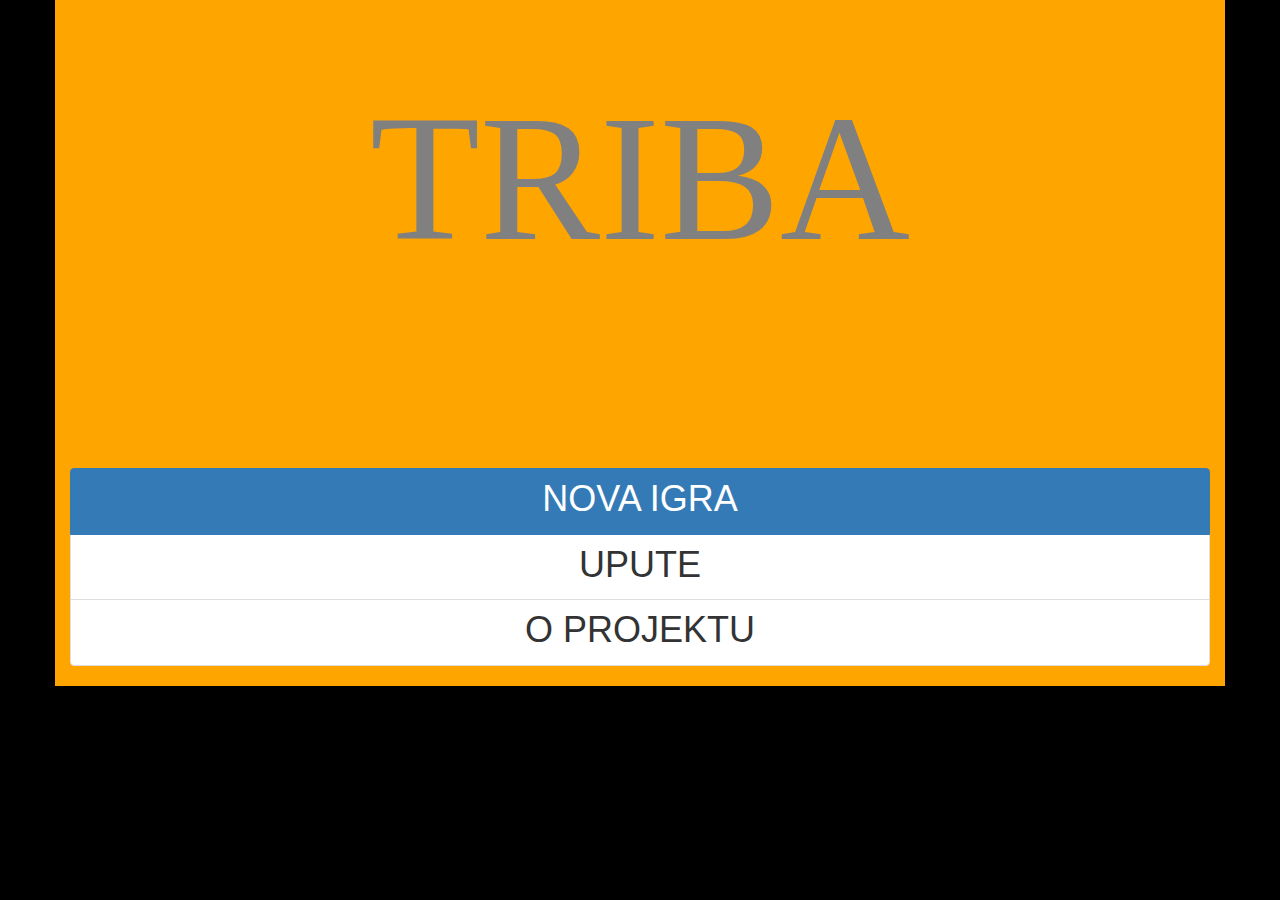
<file: html/index.html>
<!DOCTYPE html>
<html>
<head>
	<title>triba</title>
	<meta charset="utf-8">
  	<meta name="viewport" content="width=device-width, initial-scale=1">
  	<link rel="stylesheet" href="https://maxcdn.bootstrapcdn.com/bootstrap/3.4.1/css/bootstrap.min.css">
  	<script src="https://ajax.googleapis.com/ajax/libs/jquery/3.4.1/jquery.min.js"></script>
  	<script src="https://maxcdn.bootstrapcdn.com/bootstrap/3.4.1/js/bootstrap.min.js"></script>
  	<style type="text/css">
  		h1 {
		    text-align: center; 
		}
  	</style>
</head>
<body style="background-color: black;">
	<div class="container" style="background-color: orange;">
	  <br><br><br>
	  <h1 class="naslov" style="font-size: 20vh; color: gray; font-family: Algerian, Impact, serif;">TRIBA</h1>
	  <br><br><br><br><br><br><br><br><br>
	  <div class="list-group">
	    <a href="maps.html" class="list-group-item active">
	      <h1 class="list-group-item-heading">NOVA IGRA</h1>
	    </a>
	    <a href="readme.html" class="list-group-item">
	      <h1 class="list-group-item-heading">UPUTE</h1>
	    </a>
	    <a href="about.html" class="list-group-item">
	      <h1 class="list-group-item-heading">O PROJEKTU</h1>
	    </a>
	  </div>
	</div>
</body>
</html>
</file>
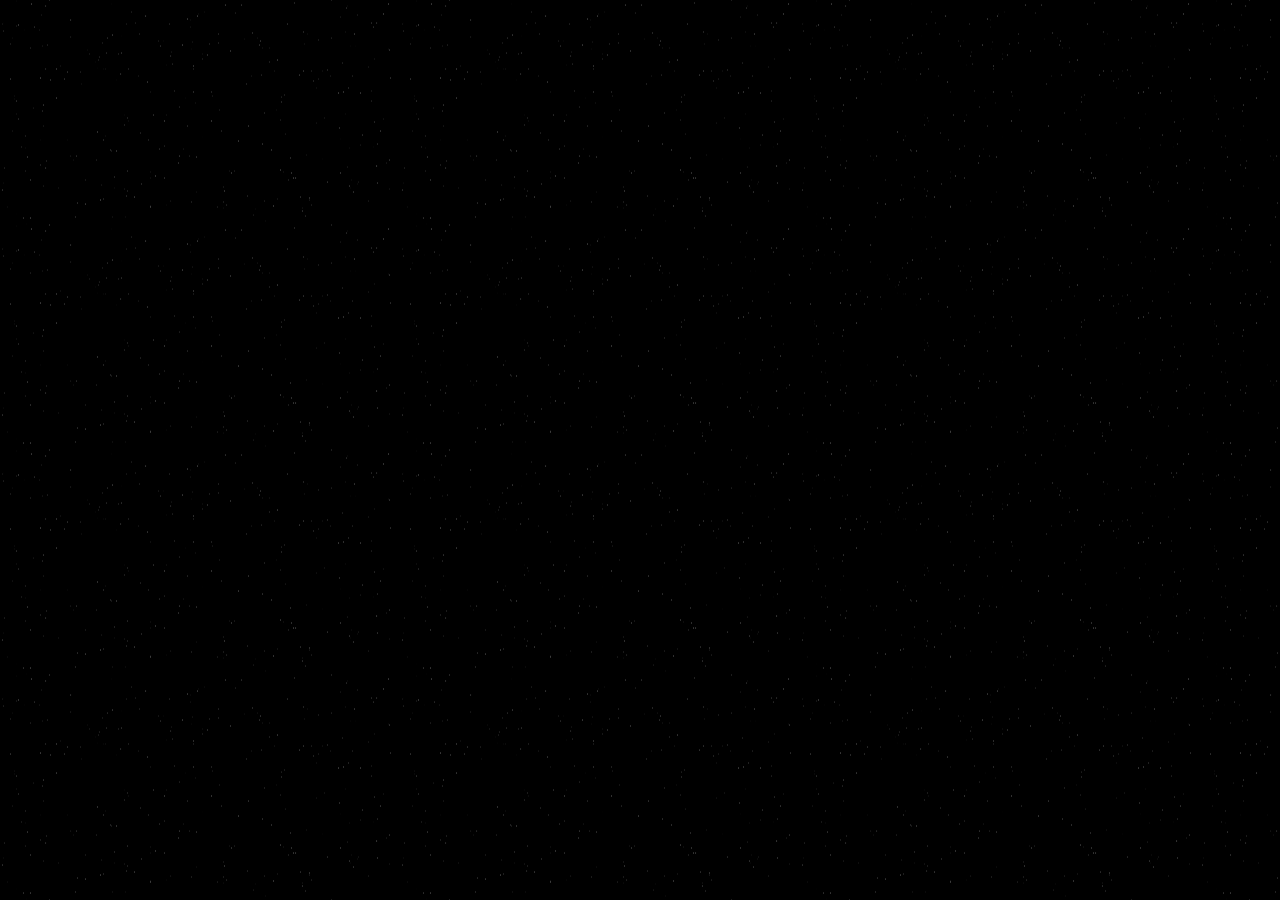
<file: html/about.html>
<!DOCTYPE html>
<html>
<head>
	<title>about</title>
	<meta charset="utf-8">
	<style type="text/css">
		/*
		Name: StarWarsIntro.css
		URI: polarnotion.github.io/starwarsintro
		Author: Polar Notion
		Author URI: http://polarnotion.com/
		Description: A simple CSS library for creating a Star Wars Intro Crawl. May the Force be with you.
		Version: 1.0
		*/

		body, html{
		  height: 100%;
		  min-height: 100vh;
		  margin: 0px;
		}

		.star-wars-intro {
		  background: url("img/stars.png") center center;
		  width: 100%;
		  height: 100%;
		  font-family: "Droid Sans", arial, verdana, sans-serif;
		  font-weight: 700;
		  color: #EBD71C;
		  background-color: #000;
		  overflow: hidden;
		  position: relative;
		}

		.star-wars-intro p.intro-text {
		  position: relative;
		  max-width: 16em;
		  font-size: 200%;
		  font-weight: 400;
		  margin: 20% auto;
		  color: #4ee;
		  opacity: 0;
		  z-index: 1;
		  text-align: center;
		  -webkit-animation: intro 2s ease-out;
		  -moz-animation: intro 2s ease-out;
		  -ms-animation: intro 2s ease-out;
		  -o-animation: intro 2s ease-out;
		  animation: intro 2s ease-out;
		}

		.star-wars-intro .main-content{
		  margin-left: auto;
		  margin-right: auto;
		  position: absolute;
		  z-index: 3;
		  width: 98%;
		  height: 50em;
		  bottom: 0;
		  font-size: 80px;
		  font-weight: bold;
		  text-align: justify;
		  overflow: hidden;
		  transform-origin: 50% 100%;
		  transform: perspective(350px) rotateX(25deg);
		}

		.star-wars-intro .main-content:after {
		  position: absolute;
		  content: ' ';
		  top: 0;
		  bottom: 60%;
		  background-image: linear-gradient(top, rgba(0,0,0,1) 0%, transparent 100%);
		  pointer-events: none;
		}

		.star-wars-intro .space-button {
		  color: #EBD71C;
		  border: 12px solid #EBD71C;
		  padding: 20px;
		  background: transparent;
		  text-decoration: none;
		  margin: 0 auto;
		  display: block;
		  text-align: center;
		}

		.star-wars-intro .space-button:hover {
		  background-color: #D2BE03;
		  border-color: #D2BE03;
		  color: black;
		}

		.star-wars-intro .space-button:active,
		.star-wars-intro .space-button:focus {
		  background-color: #B8A40A;
		  border-color: #B8A40A;
		  color: black;
		}

		.star-wars-intro .title-content {
		  position: absolute;
		  top: 100%;
		  animation: scroll 120s linear 4s forwards;
		}

		.star-wars-intro .title-content > .content-header {
		  text-align: center;
		}

		@-webkit-keyframes intro {
		  0% { opacity: 1; }
		  90% { opacity: 1; }
		  100% { opacity: 0; }
		}

		@-moz-keyframes intro {
		  0% { opacity: 1; }
		  90% { opacity: 1; }
		  100% { opacity: 0; }
		}

		@-o-keyframes intro {
		  0% { opacity: 1; }
		  90% { opacity: 1; }
		  100% { opacity: 0; }
		}

		@keyframes intro {
		  0% { opacity: 1; }
		  90% { opacity: 1; }
		  100% { opacity: 0; }
		}

		@keyframes scroll {
		  0% { top: 100%; }
		  100% { top: -170%; }
		}

		@media screen and (max-width: 720px) {
		  .star-wars-intro .main-content {
		    font-size: 35px;
		  }
		  .star-wars-intro .title-content {
		    position: absolute;
		    top: 100%;
		    animation: scroll 100s linear 4s forwards;
		  }
		}

	</style>
</head>
<body>
	<div class="star-wars-intro">
	  <p class="intro-text">
	    O projektu....
	  </p>

	  <div class="main-content">

	    <div class="title-content">
	      <p class="content-header">PROJEKAT II<br><br/>Web Programiranje I</p>

	      <br>
	      <p class="content-body">
        	Trba, igrica napravljena korištenjem HTML-a/CSS-a/JavaScript-a, PvP u kojoj igrači povezuju tačke na poligonu kako bi napravili trougao, onaj ko zadnji napravi trougao pobjeđuje....
	      <p class="content-body">
	        Profesor: Prof.dr. Elmedin Selmanović</p>
	      <p class="content-body">
		    Asistent: Eldina Maslo</p>
		  <p class="content-body">
		    Studij: Informacione tehnologije</p>
		  <p class="content-body">
		    Fakultet: Pririodno-matematički faklutet UNSA</p>
		  <p class="content-body">
		    Naziv projekta: Triba</p>
		  <p class="content-body">
		    Producent: Ibrahim Mešan</p>
		  
	      <a href="https://twitter.com/ibrohimovic10" class="space-button">kontakt</a>
	    
	    </div>
	  </div>
	</div>
</body>
</html>
</file>
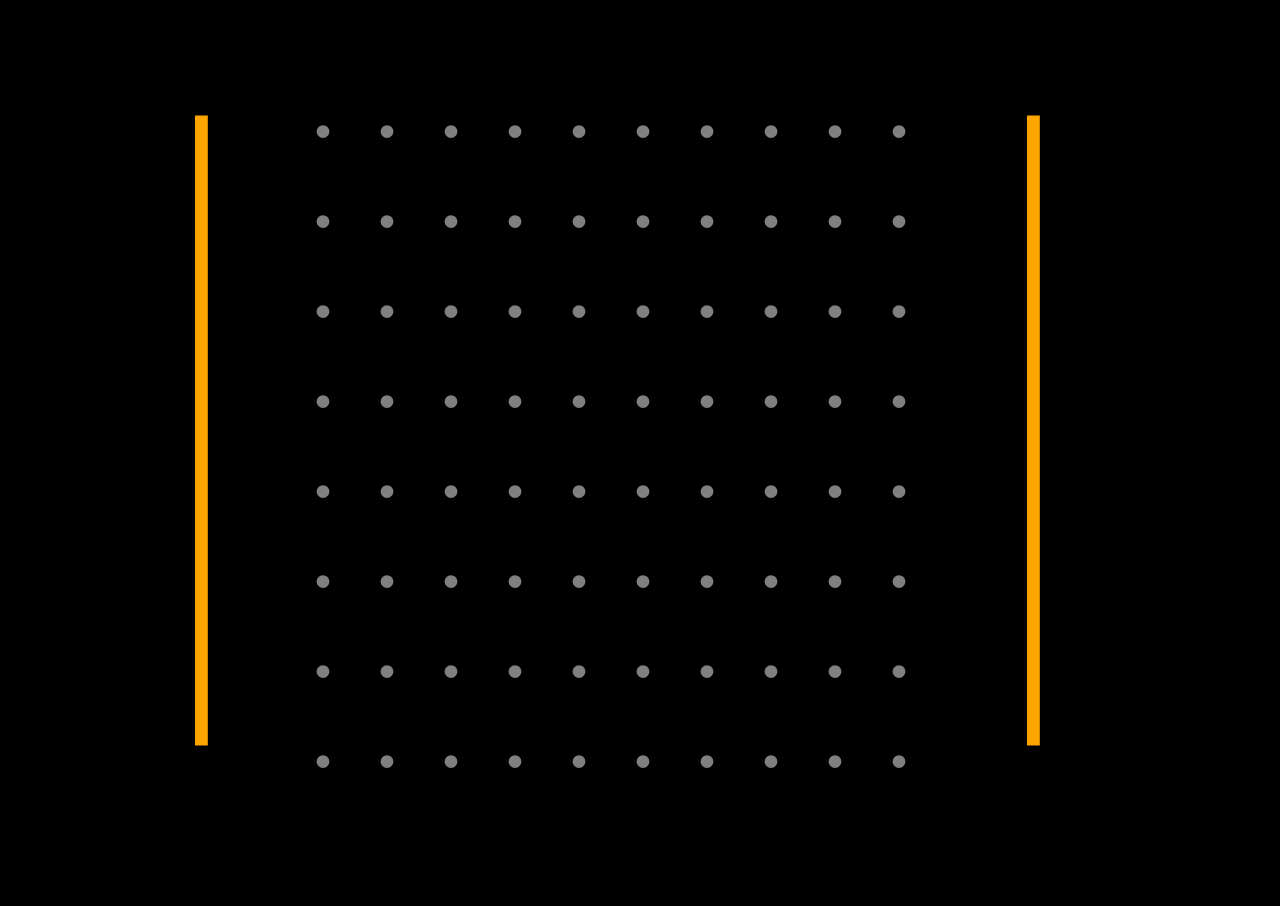
<file: html/game.html>
<!DOCTYPE html>
<html>
<head>
	<title>triba</title>
	<link rel="stylesheet" type="text/css" href="../css/canvas.css">
</head>
<body>
	<canvas id="canvas" style="border: solid black;">
		nema canvasa
	</canvas>
	<script type="text/javascript" src="../script/caanvas.js"></script>
</body>
</html>
</file>
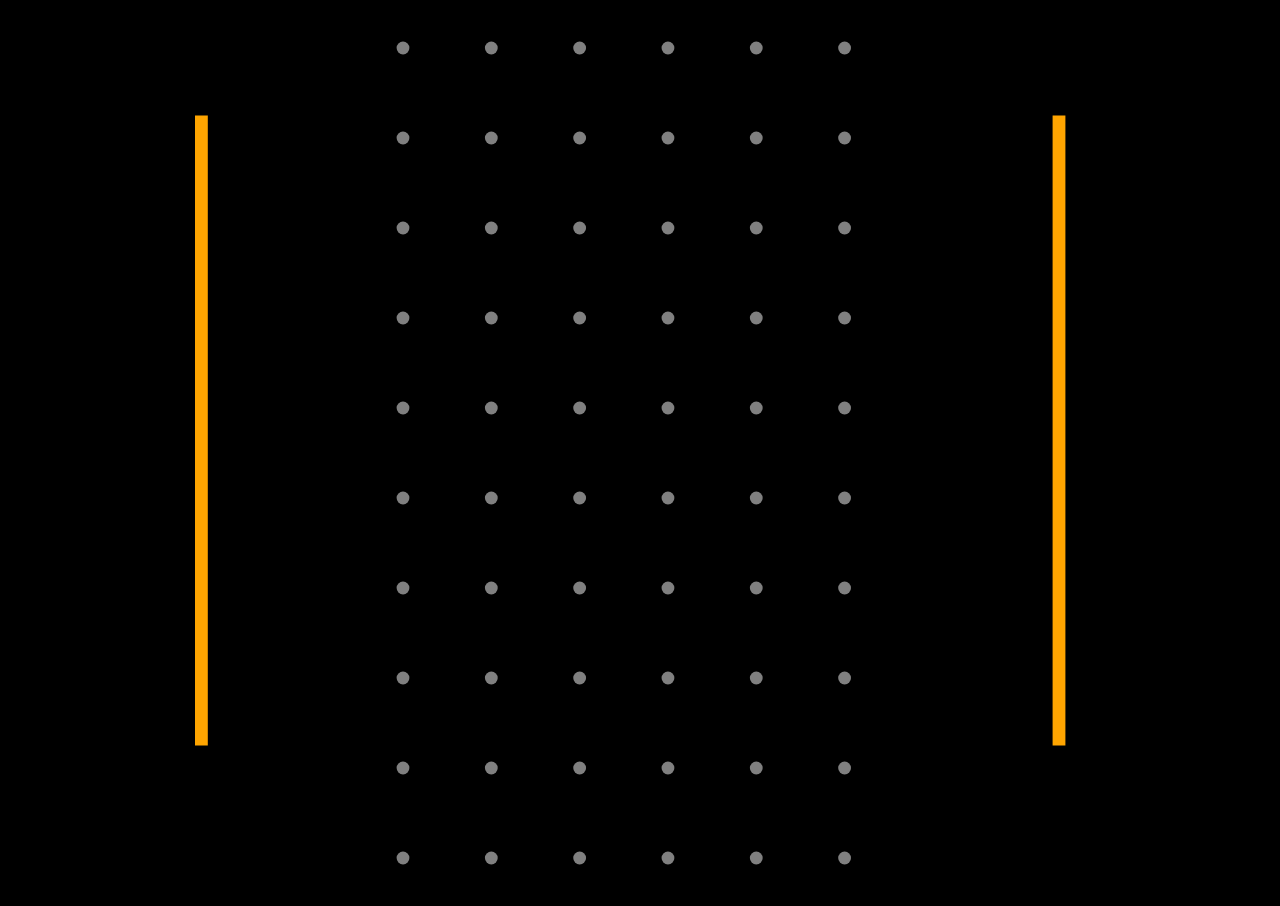
<file: html/game1.html>
<!DOCTYPE html>
<html>
<head>
	<title>triba</title>
	<link rel="stylesheet" type="text/css" href="../css/canvas.css">
</head>
<body>
	<canvas id="canvas" style="border: solid black;">
		nema canvasa
	</canvas>
	<script type="text/javascript" src="../script/canvas1.js"></script>
</body>
</html>
</file>
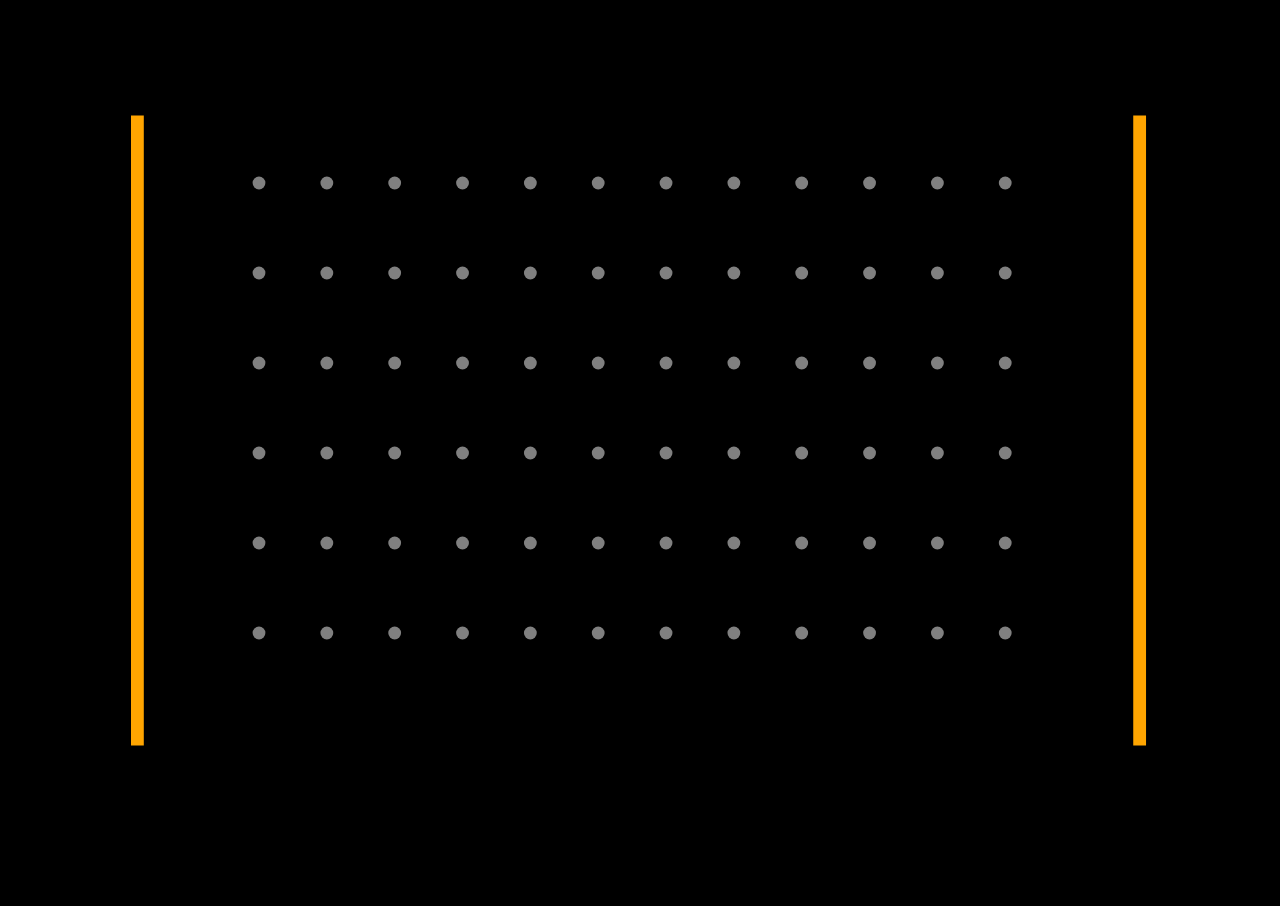
<file: html/game2.html>
<!DOCTYPE html>
<html>
<head>
	<title>triba</title>
	<link rel="stylesheet" type="text/css" href="../css/canvas.css">
</head>
<body>
	<canvas id="canvas" style="border: solid black;">
		nema canvasa
	</canvas>
	<script type="text/javascript" src="../script/canvas2.js"></script>
</body>
</html>
</file>
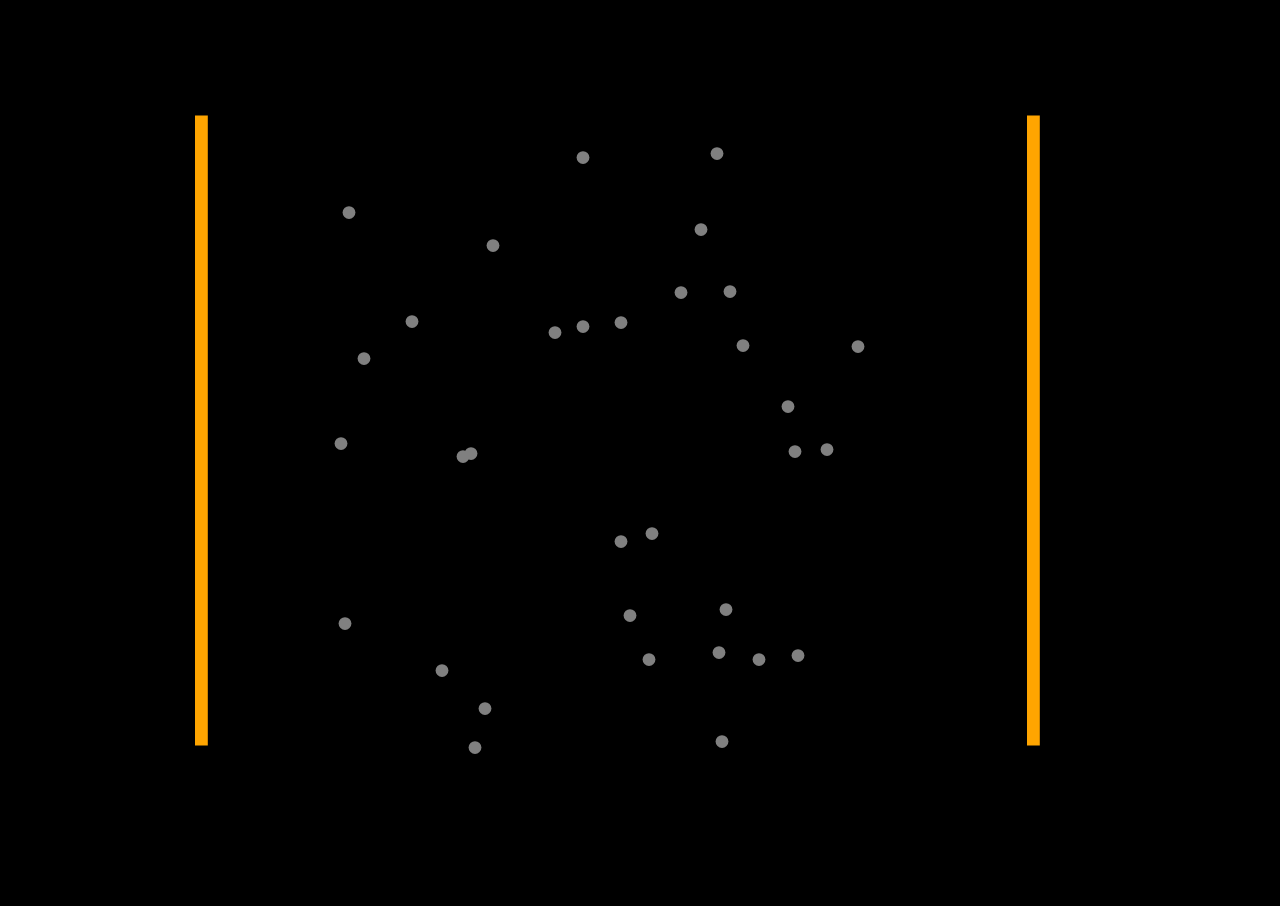
<file: html/game3.html>
<!DOCTYPE html>
<html>
<head>
	<title>triba</title>
	<link rel="stylesheet" type="text/css" href="../css/canvas.css">
</head>
<body>
	<canvas id="canvas" style="border: solid black;">
		nema canvasa
	</canvas>
	<script type="text/javascript" src="../script/canvas3.js"></script>
</body>
</html>
</file>
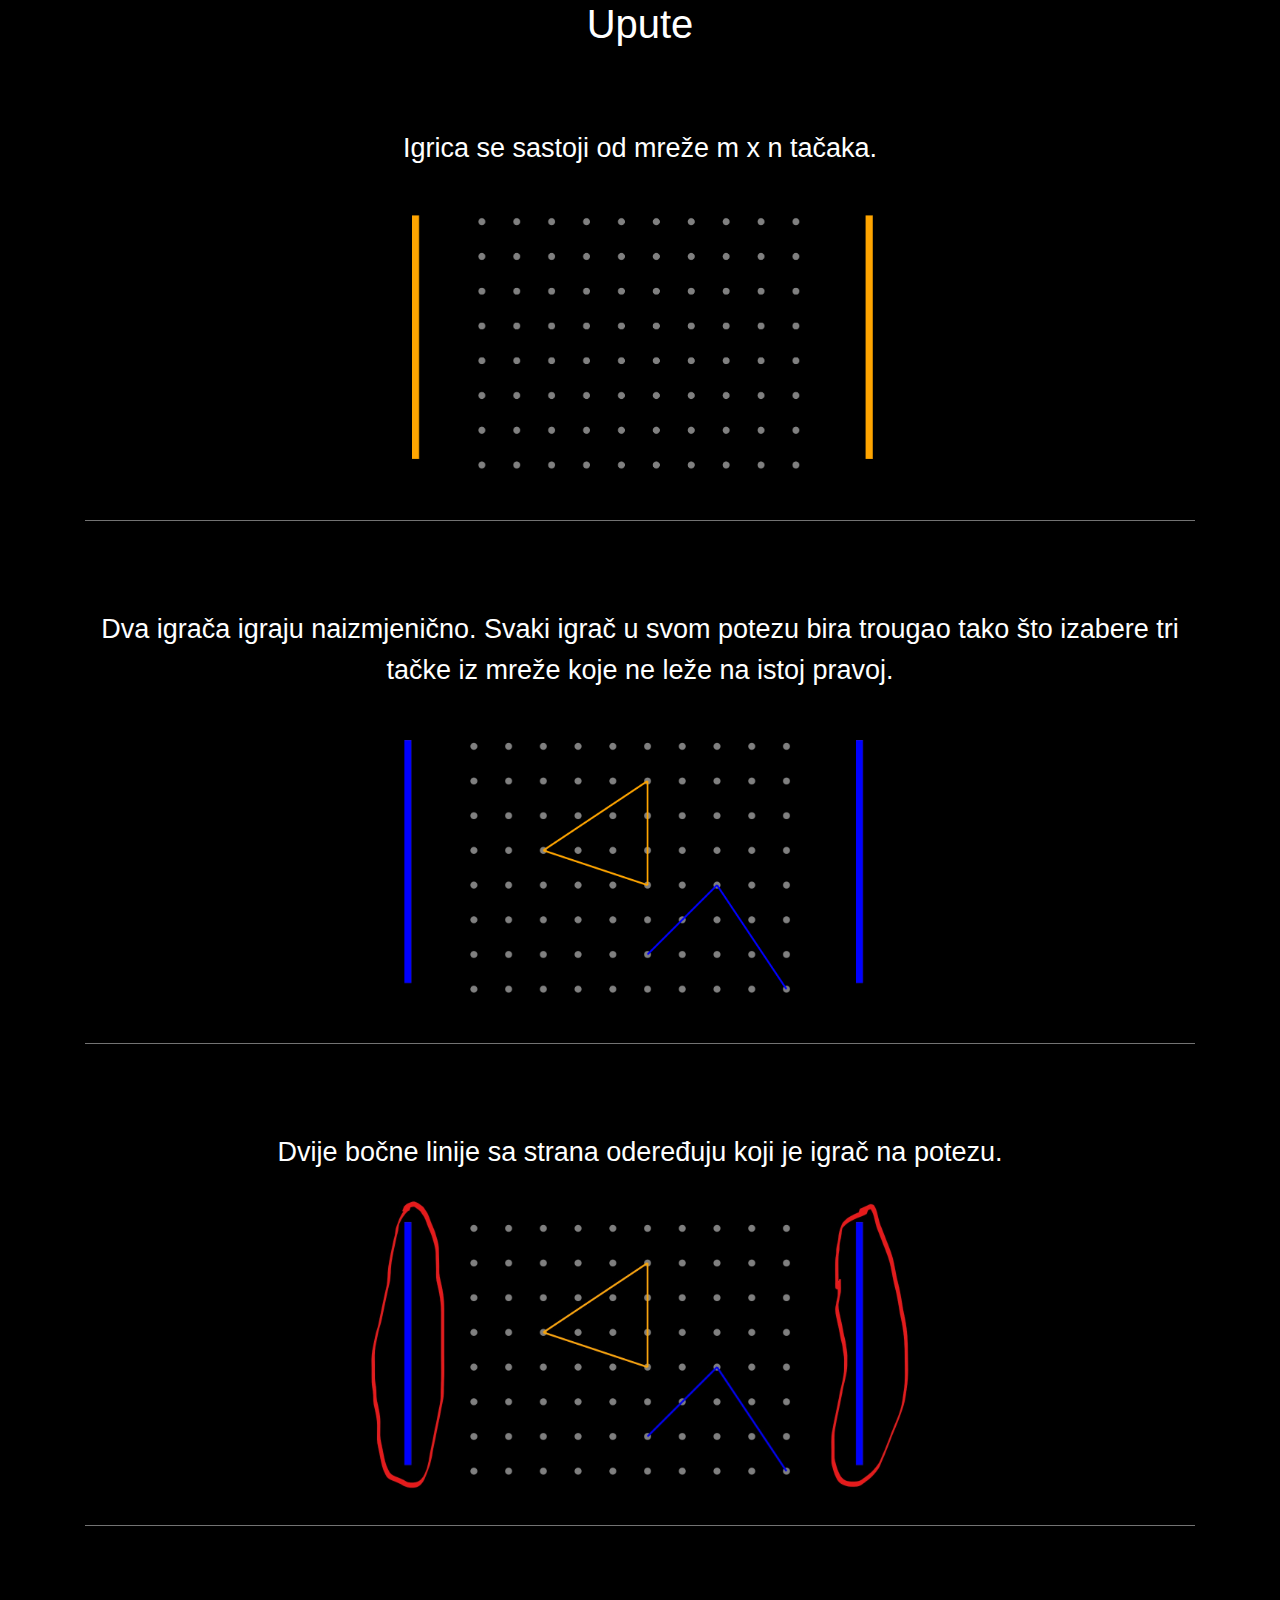
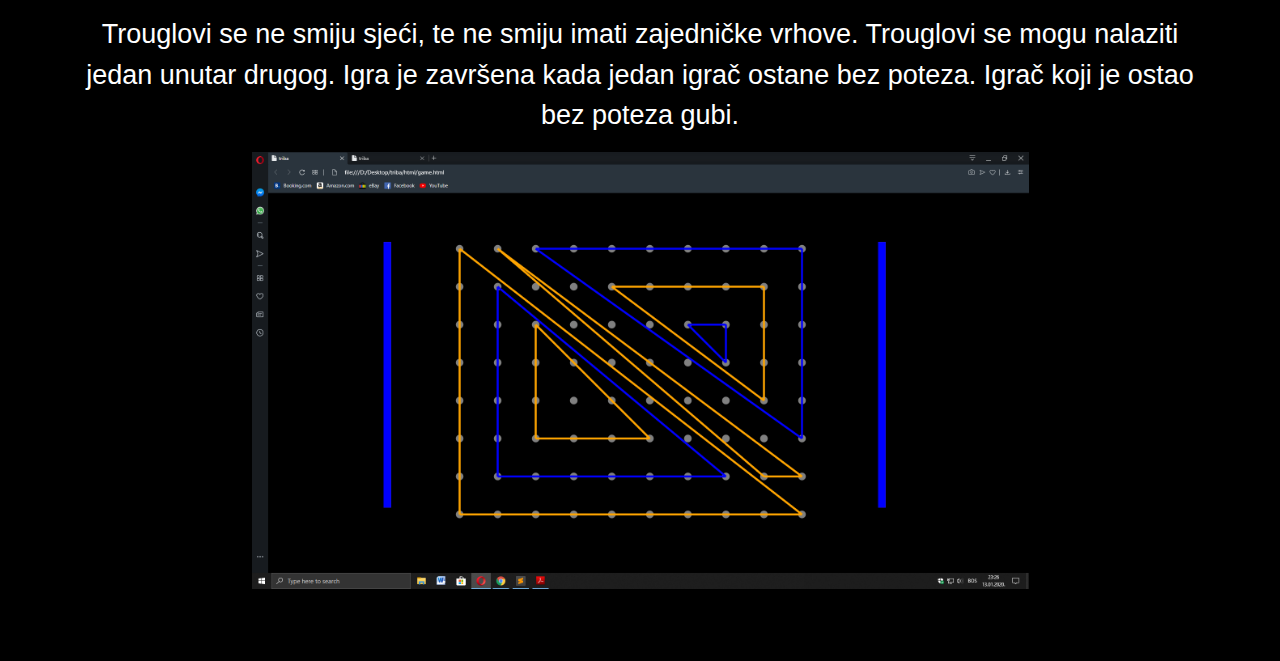
<file: html/readme.html>
<!DOCTYPE html>
<html>
<head>
	  <title>Upute</title>
	  <meta charset="utf-8">
	  <meta name="viewport" content="width=device-width, initial-scale=1">
	  <link rel="stylesheet" href="https://maxcdn.bootstrapcdn.com/bootstrap/4.4.1/css/bootstrap.min.css">
	  <script src="https://ajax.googleapis.com/ajax/libs/jquery/3.4.1/jquery.min.js"></script>
	  <script src="https://cdnjs.cloudflare.com/ajax/libs/popper.js/1.16.0/umd/popper.min.js"></script>
	  <script src="https://maxcdn.bootstrapcdn.com/bootstrap/4.4.1/js/bootstrap.min.js"></script>
	  <style type="text/css">
	  	h1, p{
	  		text-align: center;
	  		color: white;
	  	}
	  	p {
	  		font-size: 3vh;
	  	}
	  	hr {
	  		background-color: gray;
	  	}
	  </style>
</head>
<body style="background-color: black;">
	<div class="container">
	  <h1>Upute</h1>
	  <br><br><br>
	  <p>Igrica se sastoji od mreže m x n tačaka.</p> 
	  <img src="img/scr1.png" class="mx-auto d-block" style="width:50%">
	  <hr>
	  <br><br><br>
	  <p>Dva igrača igraju naizmjenično. Svaki igrač u svom potezu bira trougao tako što izabere tri tačke iz mreže koje ne leže na istoj pravoj.</p> 
	  <img src="img/scr2.png" class="mx-auto d-block" style="width:50%">
	  <hr>
	  <br><br><br> 
	  <p>Dvije bočne linije sa strana odeređuju koji je igrač na potezu.</p> 
	  <img src="img/scr4.jpg" class="mx-auto d-block" style="width:50%">
	  <hr>
	  <br><br><br> 
	  <p>Trouglovi se ne smiju sjeći, te ne smiju imati zajedničke vrhove. Trouglovi se mogu nalaziti jedan unutar drugog. Igra je završena kada jedan igrač ostane bez poteza. Igrač koji je ostao bez poteza gubi.
	  </p> 
	  <img src="img/scr3.png" class="mx-auto d-block" style="width:70%">
	  <br><br><br>  
	</div>
</body>
</html>
</file>
<file: css/canvas.css>
body {
    margin: 0;
    overflow: hidden;
}
canvas {
    display: block;
    background-color: black;
}
</file>
